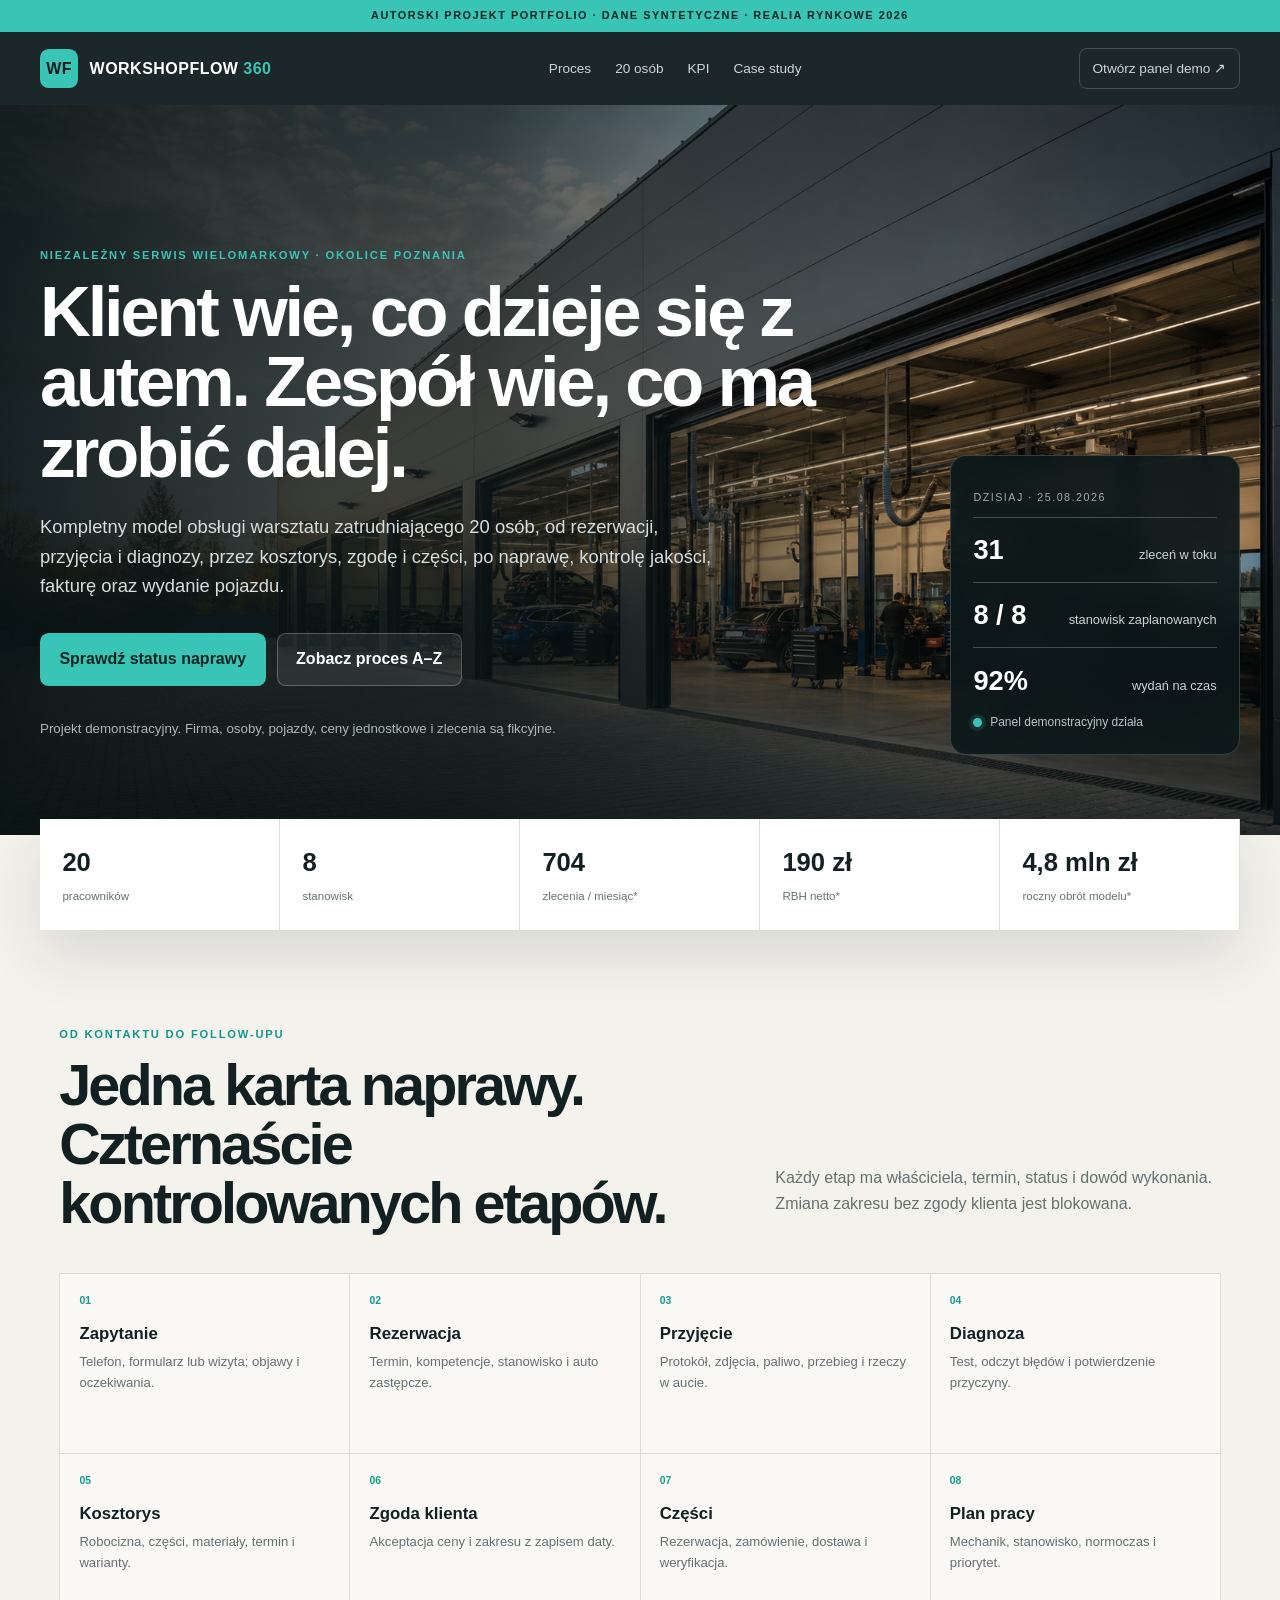
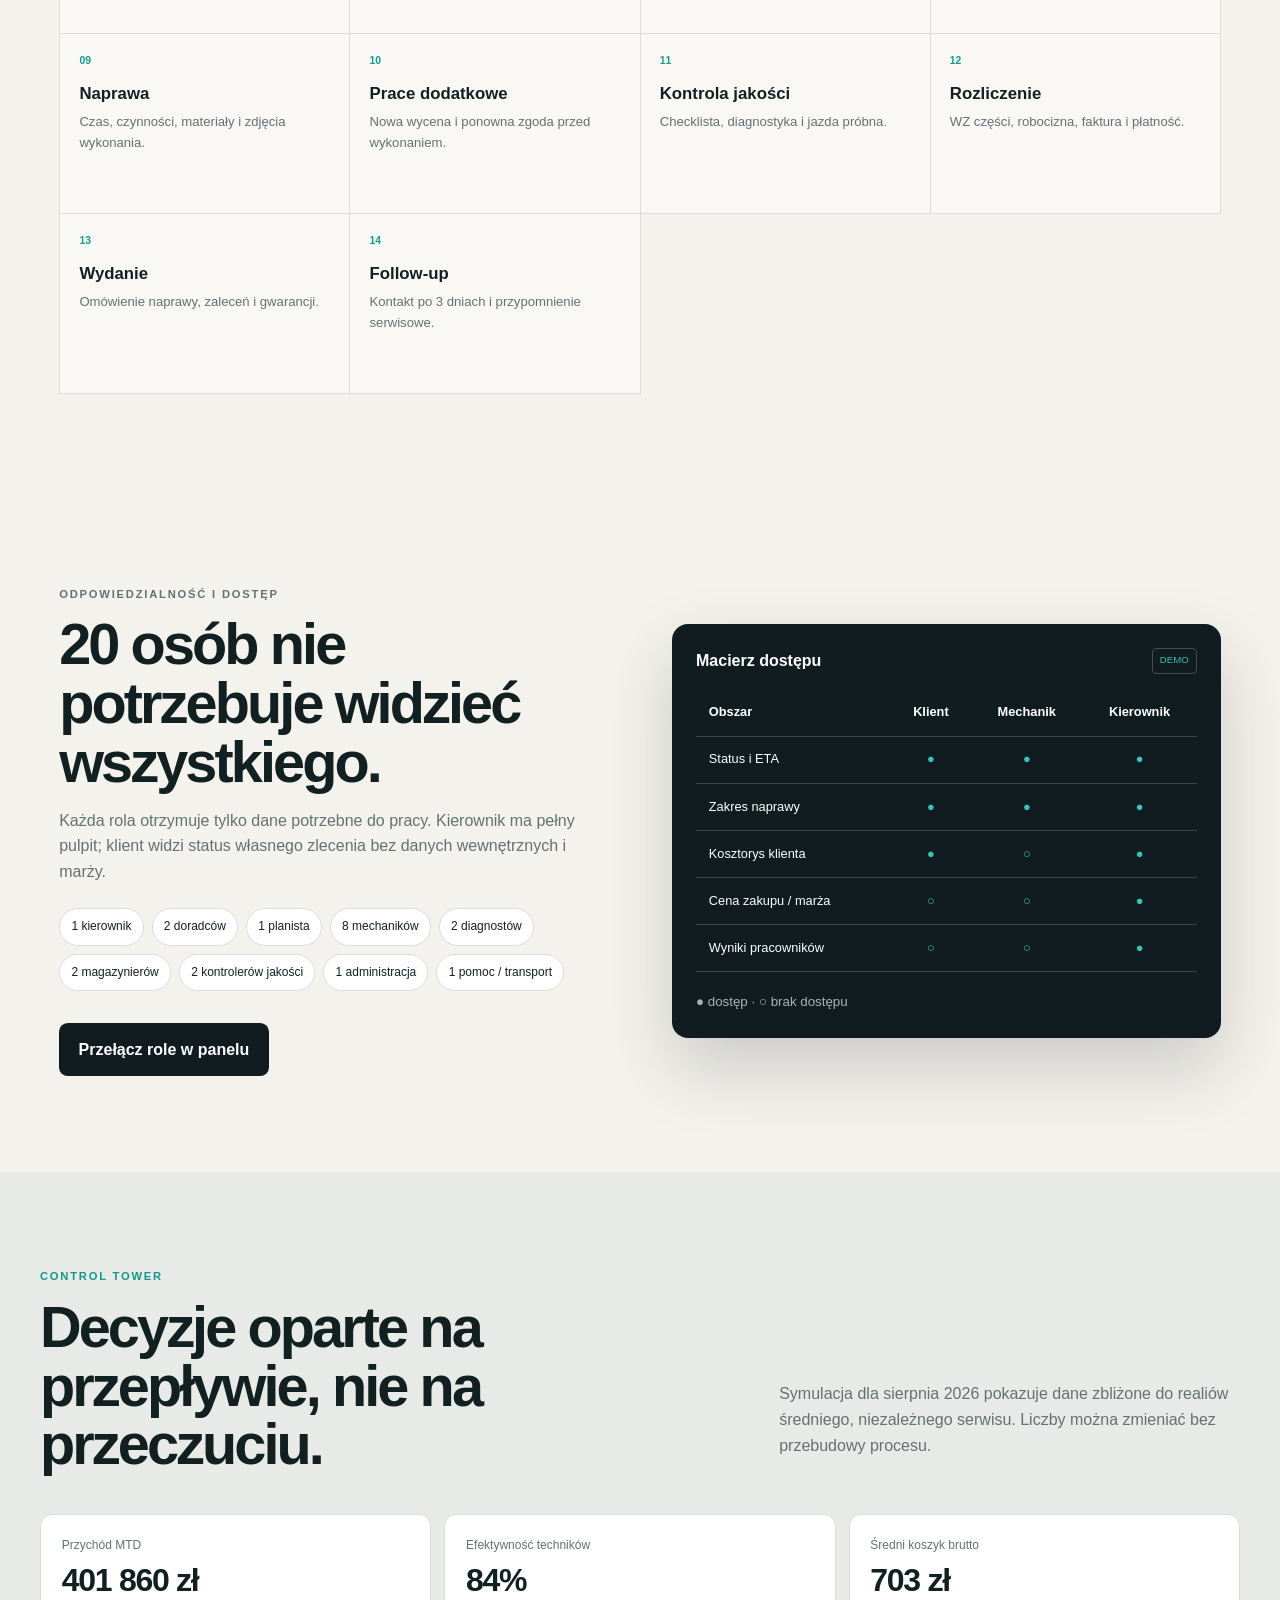
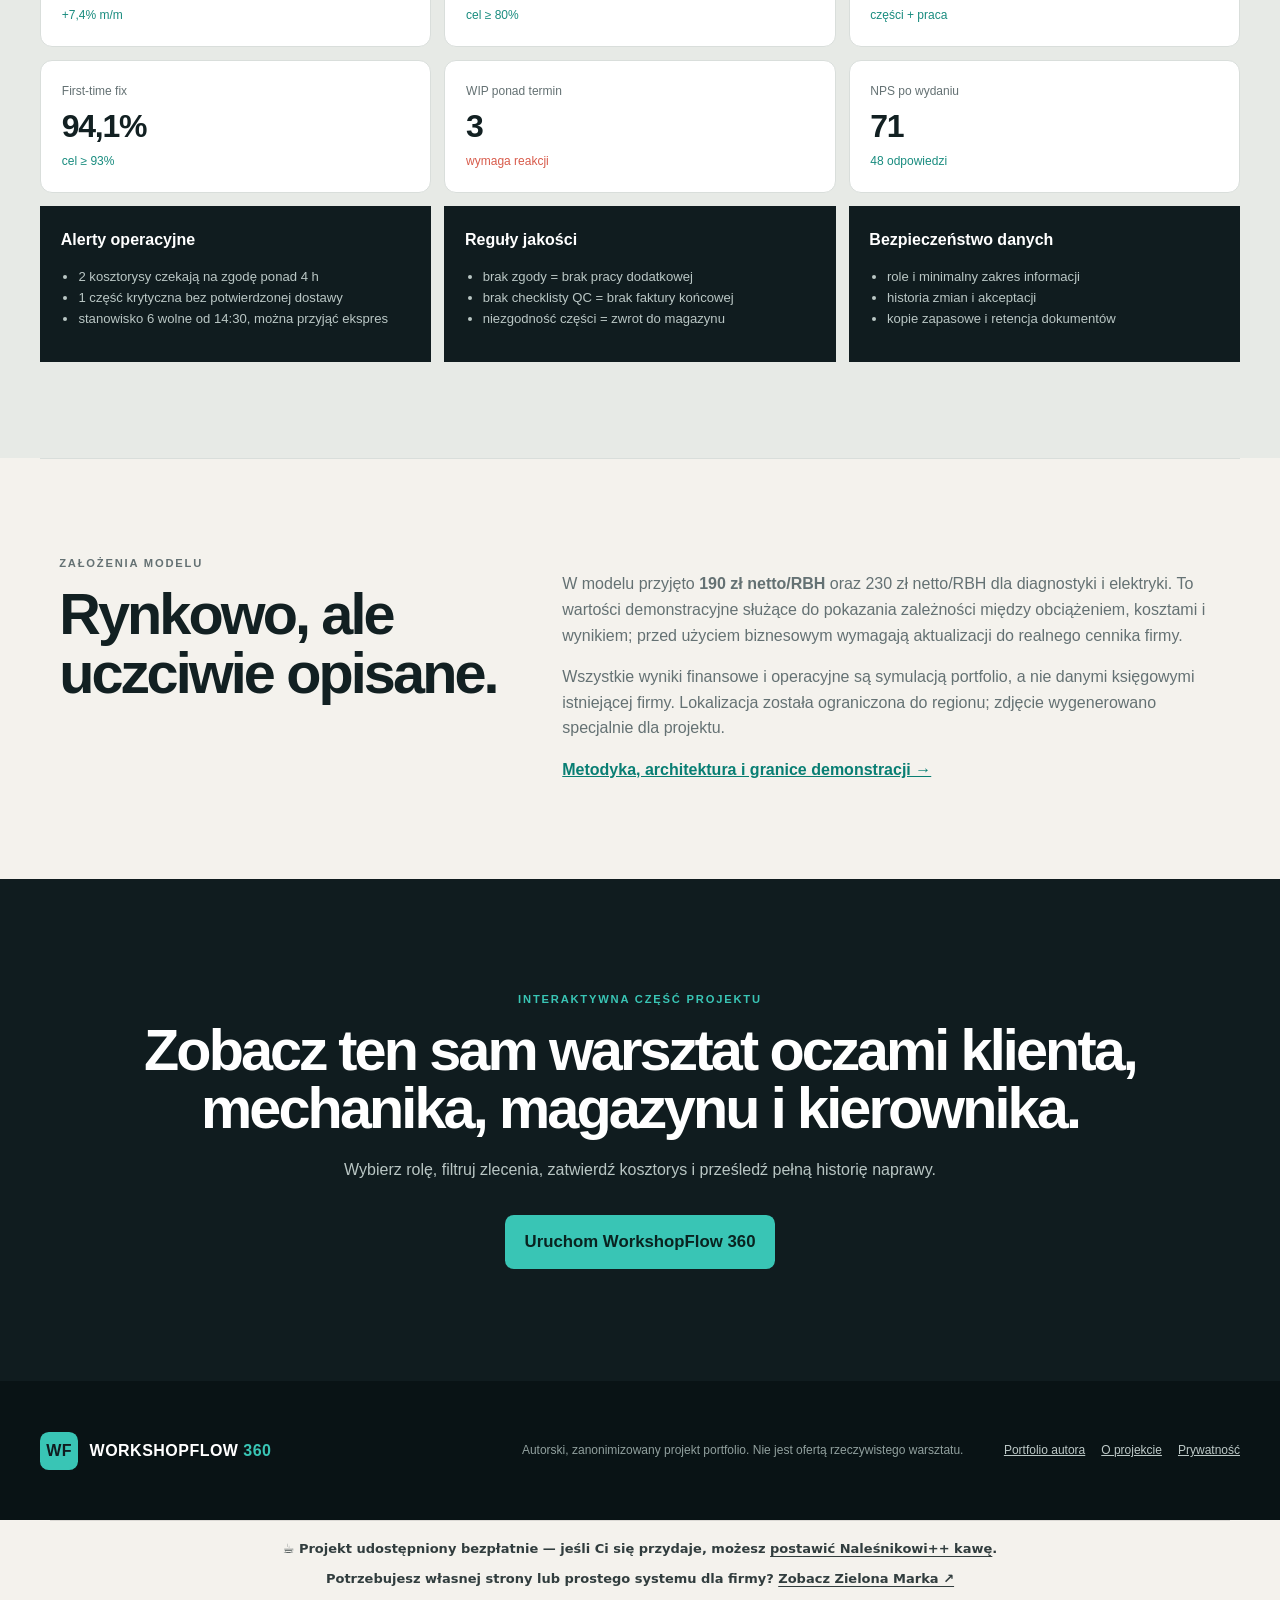
<file: index.html>
<!doctype html>
<html lang="pl">
<head>
  <meta charset="utf-8">
  <meta name="viewport" content="width=device-width,initial-scale=1">
  <meta name="description" content="WorkshopFlow 360, demonstracyjny system obsługi niezależnego warsztatu: klient, recepcja, mechanicy, części, kontrola jakości i rozliczenia.">
  <meta name="theme-color" content="#101c1f">
  <link rel="canonical" href="https://lukaszst-cz.github.io/workshopflow-360/">
  <meta property="og:title" content="WorkshopFlow 360, warsztat pod kontrolą">
  <meta property="og:description" content="Od rezerwacji i diagnozy po zgodę klienta, naprawę, kontrolę jakości i fakturę.">
  <meta property="og:image" content="https://lukaszst-cz.github.io/workshopflow-360/assets/workshop-hero.png">
  <title>WorkshopFlow 360, warsztat pod kontrolą</title>
  <link rel="stylesheet" href="styles.css">
</head>
<body>
  <a class="skip" href="#main">Przejdź do treści</a>
  <div class="project-bar">AUTORSKI PROJEKT PORTFOLIO · DANE SYNTETYCZNE · REALIA RYNKOWE 2026</div>
  <header class="header">
    <a class="brand" href="#top"><span class="brand-mark">WF</span><span>WORKSHOPFLOW <b>360</b></span></a>
    <nav aria-label="Nawigacja"><a href="#proces">Proces</a><a href="#zespol">20 osób</a><a href="#wyniki">KPI</a><a href="case-study.html">Case study</a></nav>
    <a class="header-cta" href="portal/">Otwórz panel demo ↗</a>
  </header>
  <main id="main">
    <section class="hero" id="top">
      <img src="assets/workshop-hero.png" alt="Fikcyjny, nowoczesny warsztat wielomarkowy z otwartymi stanowiskami serwisowymi">
      <div class="hero-shade"></div>
      <div class="hero-copy">
        <p class="kicker">NIEZALEŻNY SERWIS WIELOMARKOWY · OKOLICE POZNANIA</p>
        <h1>Klient wie, co dzieje się z autem. Zespół wie, co ma zrobić dalej.</h1>
        <p>Kompletny model obsługi warsztatu zatrudniającego 20 osób, od rezerwacji, przyjęcia i diagnozy, przez kosztorys, zgodę i części, po naprawę, kontrolę jakości, fakturę oraz wydanie pojazdu.</p>
        <div class="actions"><a class="button primary" href="portal/">Sprawdź status naprawy</a><a class="button glass" href="#proces">Zobacz proces A–Z</a></div>
        <small>Projekt demonstracyjny. Firma, osoby, pojazdy, ceny jednostkowe i zlecenia są fikcyjne.</small>
      </div>
      <aside class="live-card"><p>DZISIAJ · 25.08.2026</p><div><b>31</b><span>zleceń w toku</span></div><div><b>8 / 8</b><span>stanowisk zaplanowanych</span></div><div><b>92%</b><span>wydań na czas</span></div><i><span></span> Panel demonstracyjny działa</i></aside>
    </section>

    <section class="proof-strip" aria-label="Skala modelu"><div><b>20</b><span>pracowników</span></div><div><b>8</b><span>stanowisk</span></div><div><b>704</b><span>zlecenia / miesiąc*</span></div><div><b>190 zł</b><span>RBH netto*</span></div><div><b>4,8 mln zł</b><span>roczny obrót modelu*</span></div></section>

    <section class="section" id="proces">
      <div class="section-head"><div><p class="kicker">OD KONTAKTU DO FOLLOW-UPU</p><h2>Jedna karta naprawy. Czternaście kontrolowanych etapów.</h2></div><p>Każdy etap ma właściciela, termin, status i dowód wykonania. Zmiana zakresu bez zgody klienta jest blokowana.</p></div>
      <ol class="process-grid">
        <li><span>01</span><b>Zapytanie</b><p>Telefon, formularz lub wizyta; objawy i oczekiwania.</p></li>
        <li><span>02</span><b>Rezerwacja</b><p>Termin, kompetencje, stanowisko i auto zastępcze.</p></li>
        <li><span>03</span><b>Przyjęcie</b><p>Protokół, zdjęcia, paliwo, przebieg i rzeczy w aucie.</p></li>
        <li><span>04</span><b>Diagnoza</b><p>Test, odczyt błędów i potwierdzenie przyczyny.</p></li>
        <li><span>05</span><b>Kosztorys</b><p>Robocizna, części, materiały, termin i warianty.</p></li>
        <li><span>06</span><b>Zgoda klienta</b><p>Akceptacja ceny i zakresu z zapisem daty.</p></li>
        <li><span>07</span><b>Części</b><p>Rezerwacja, zamówienie, dostawa i weryfikacja.</p></li>
        <li><span>08</span><b>Plan pracy</b><p>Mechanik, stanowisko, normoczas i priorytet.</p></li>
        <li><span>09</span><b>Naprawa</b><p>Czas, czynności, materiały i zdjęcia wykonania.</p></li>
        <li><span>10</span><b>Prace dodatkowe</b><p>Nowa wycena i ponowna zgoda przed wykonaniem.</p></li>
        <li><span>11</span><b>Kontrola jakości</b><p>Checklista, diagnostyka i jazda próbna.</p></li>
        <li><span>12</span><b>Rozliczenie</b><p>WZ części, robocizna, faktura i płatność.</p></li>
        <li><span>13</span><b>Wydanie</b><p>Omówienie naprawy, zaleceń i gwarancji.</p></li>
        <li><span>14</span><b>Follow-up</b><p>Kontakt po 3 dniach i przypomnienie serwisowe.</p></li>
      </ol>
    </section>

    <section class="section split" id="zespol">
      <div><p class="kicker">ODPOWIEDZIALNOŚĆ I DOSTĘP</p><h2>20 osób nie potrzebuje widzieć wszystkiego.</h2><p>Każda rola otrzymuje tylko dane potrzebne do pracy. Kierownik ma pełny pulpit; klient widzi status własnego zlecenia bez danych wewnętrznych i marży.</p><div class="role-cloud"><span>1 kierownik</span><span>2 doradców</span><span>1 planista</span><span>8 mechaników</span><span>2 diagnostów</span><span>2 magazynierów</span><span>2 kontrolerów jakości</span><span>1 administracja</span><span>1 pomoc / transport</span></div><a class="button dark" href="portal/">Przełącz role w panelu</a></div>
      <div class="permission-card"><div class="permission-head"><b>Macierz dostępu</b><span>DEMO</span></div><table><thead><tr><th>Obszar</th><th>Klient</th><th>Mechanik</th><th>Kierownik</th></tr></thead><tbody><tr><td>Status i ETA</td><td>●</td><td>●</td><td>●</td></tr><tr><td>Zakres naprawy</td><td>●</td><td>●</td><td>●</td></tr><tr><td>Kosztorys klienta</td><td>●</td><td>○</td><td>●</td></tr><tr><td>Cena zakupu / marża</td><td>○</td><td>○</td><td>●</td></tr><tr><td>Wyniki pracowników</td><td>○</td><td>○</td><td>●</td></tr></tbody></table><small>● dostęp · ○ brak dostępu</small></div>
    </section>

    <section class="section dashboard-section" id="wyniki">
      <div class="section-head"><div><p class="kicker">CONTROL TOWER</p><h2>Decyzje oparte na przepływie, nie na przeczuciu.</h2></div><p>Symulacja dla sierpnia 2026 pokazuje dane zbliżone do realiów średniego, niezależnego serwisu. Liczby można zmieniać bez przebudowy procesu.</p></div>
      <div class="kpi-grid"><article><small>Przychód MTD</small><b>401 860 zł</b><i>+7,4% m/m</i></article><article><small>Efektywność techników</small><b>84%</b><i>cel ≥ 80%</i></article><article><small>Średni koszyk brutto</small><b>703 zł</b><i>części + praca</i></article><article><small>First-time fix</small><b>94,1%</b><i>cel ≥ 93%</i></article><article><small>WIP ponad termin</small><b>3</b><i class="warn">wymaga reakcji</i></article><article><small>NPS po wydaniu</small><b>71</b><i>48 odpowiedzi</i></article></div>
      <div class="decision-grid"><article><b>Alerty operacyjne</b><ul><li>2 kosztorysy czekają na zgodę ponad 4 h</li><li>1 część krytyczna bez potwierdzonej dostawy</li><li>stanowisko 6 wolne od 14:30, można przyjąć ekspres</li></ul></article><article><b>Reguły jakości</b><ul><li>brak zgody = brak pracy dodatkowej</li><li>brak checklisty QC = brak faktury końcowej</li><li>niezgodność części = zwrot do magazynu</li></ul></article><article><b>Bezpieczeństwo danych</b><ul><li>role i minimalny zakres informacji</li><li>historia zmian i akceptacji</li><li>kopie zapasowe i retencja dokumentów</li></ul></article></div>
    </section>

    <section class="section market-note"><div><p class="kicker">ZAŁOŻENIA MODELU</p><h2>Rynkowo, ale uczciwie opisane.</h2></div><div><p>W modelu przyjęto <b>190 zł netto/RBH</b> oraz 230 zł netto/RBH dla diagnostyki i elektryki. To wartości demonstracyjne służące do pokazania zależności między obciążeniem, kosztami i wynikiem; przed użyciem biznesowym wymagają aktualizacji do realnego cennika firmy.</p><p>Wszystkie wyniki finansowe i operacyjne są symulacją portfolio, a nie danymi księgowymi istniejącej firmy. Lokalizacja została ograniczona do regionu; zdjęcie wygenerowano specjalnie dla projektu.</p><a href="case-study.html">Metodyka, architektura i granice demonstracji →</a></div></section>

    <section class="cta"><p class="kicker">INTERAKTYWNA CZĘŚĆ PROJEKTU</p><h2>Zobacz ten sam warsztat oczami klienta, mechanika, magazynu i kierownika.</h2><p>Wybierz rolę, filtruj zlecenia, zatwierdź kosztorys i prześledź pełną historię naprawy.</p><a class="button primary" href="portal/">Uruchom WorkshopFlow 360</a></section>
  </main>
  <footer><a class="brand" href="#top"><span class="brand-mark">WF</span><span>WORKSHOPFLOW <b>360</b></span></a><p>Autorski, zanonimizowany projekt portfolio. Nie jest ofertą rzeczywistego warsztatu.</p><div><a href="https://github.com/lukaszst-cz/operations-office-portfolio">Portfolio autora</a><a href="case-study.html">O projekcie</a><a href="prywatnosc.html">Prywatność</a></div></footer>

  <style>
    .creator-support-strip{max-width:1180px;margin:0 auto;padding:18px 20px;display:flex;flex-wrap:wrap;justify-content:center;gap:10px 18px;border-top:1px solid rgba(127,127,127,.22);font:600 13px/1.5 system-ui,-apple-system,"Segoe UI",sans-serif;text-align:center}
    .creator-support-strip span{opacity:.86}.creator-support-strip a{font-weight:800;color:inherit;text-decoration:underline;text-underline-offset:3px}
    @media print{.creator-support-strip{display:none!important}}
  </style>
  <aside class="creator-support-strip" aria-label="Wsparcie autora i Zielona Marka">
    <span>☕ Projekt udostępniony bezpłatnie — jeśli Ci się przydaje, możesz <a href="https://buymeacoffee.com/nalesnik_plus_plus" target="_blank" rel="noopener noreferrer">postawić Naleśnikowi++ kawę</a>.</span>
    <span>Potrzebujesz własnej strony lub prostego systemu dla firmy? <a href="https://zielona-marka.pl" target="_blank" rel="noopener noreferrer">Zobacz Zielona Marka ↗</a></span>
  </aside>
</body>
</html>
</file>
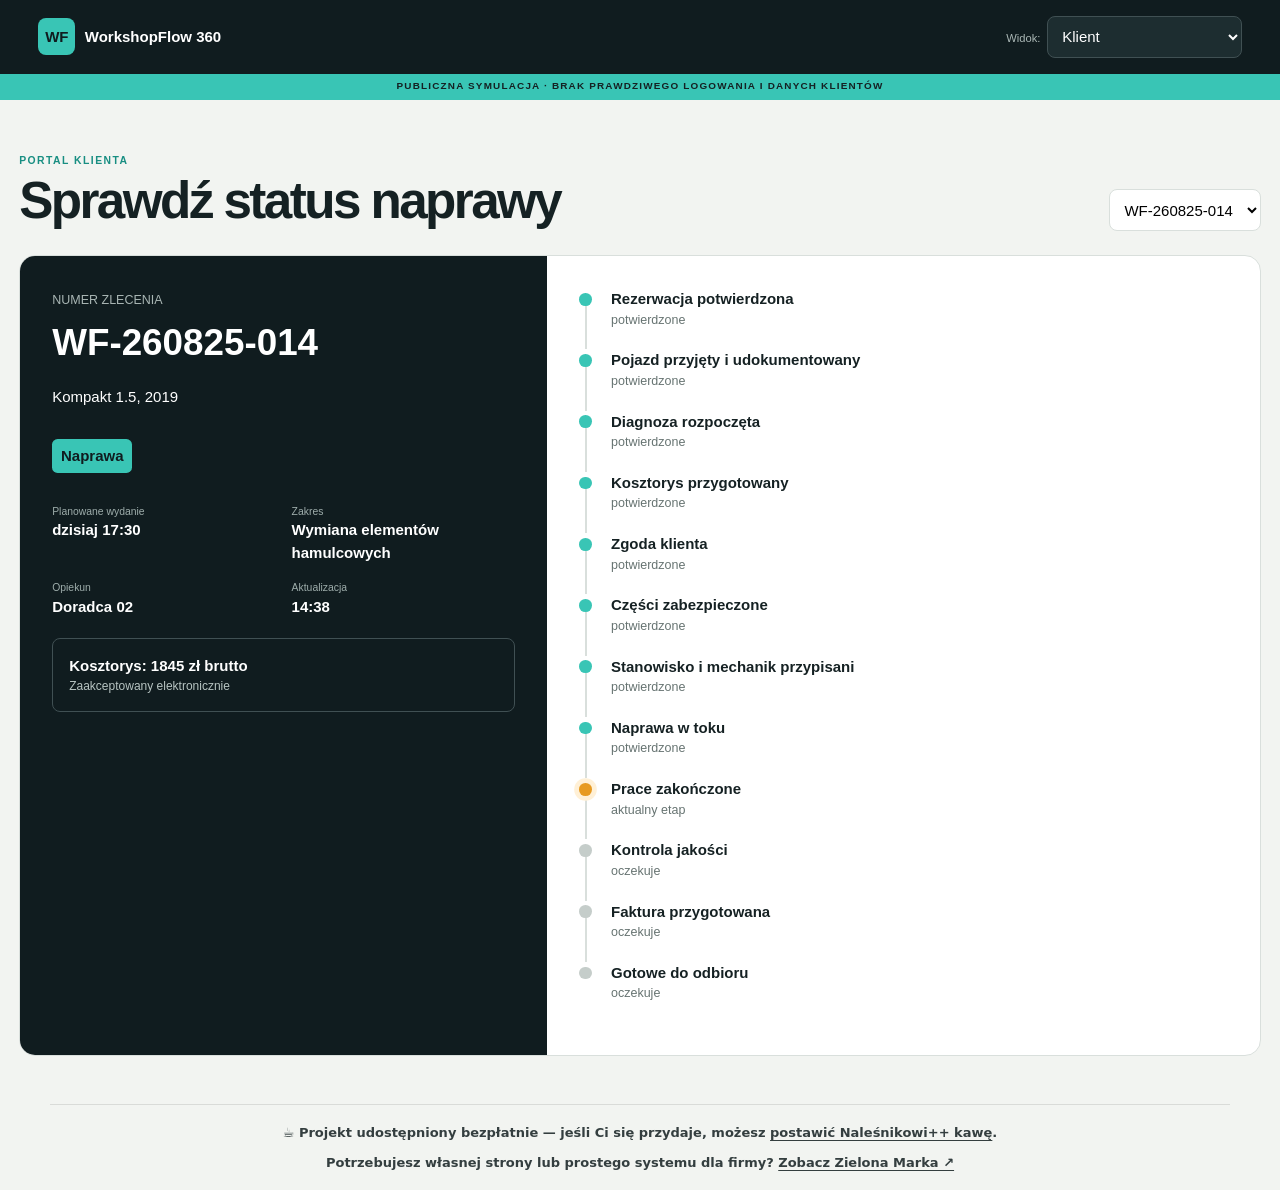
<file: portal/index.html>
<!doctype html><html lang="pl"><head><meta charset="utf-8"><meta name="viewport" content="width=device-width,initial-scale=1"><meta name="theme-color" content="#101c1f"><title>Panel demo, WorkshopFlow 360</title><link rel="stylesheet" href="app.css"></head><body><header><a href="../index.html" class="brand"><span>WF</span> WorkshopFlow 360</a><div><label for="role">Widok:</label><select id="role"><option value="client">Klient</option><option value="advisor">Doradca serwisowy</option><option value="planner">Planista</option><option value="mechanic">Mechanik</option><option value="diagnostics">Diagnostyka</option><option value="parts">Magazyn części</option><option value="quality">Kontrola jakości</option><option value="billing">Administracja / faktury</option><option value="manager">Kierownik, pełny widok</option></select></div></header><div class="notice">PUBLICZNA SYMULACJA · BRAK PRAWDZIWEGO LOGOWANIA I DANYCH KLIENTÓW</div><main><section id="clientView" class="view"><div class="view-head"><div><small>PORTAL KLIENTA</small><h1>Sprawdź status naprawy</h1></div><select id="orderSelect" aria-label="Numer zlecenia"><option value="WF-260825-014">WF-260825-014</option><option value="WF-260825-019">WF-260825-019</option><option value="WF-260824-031">WF-260824-031</option></select></div><div id="clientOrder"></div></section><section id="staffView" class="view" hidden><div class="view-head"><div><small id="roleKicker">PANEL DZIAŁU</small><h1 id="roleTitle">Kolejka pracy</h1></div><div class="clock"><b>25.08.2026</b><span>14:42 · zmiana dzienna</span></div></div><div id="managerKpis" class="kpis"></div><div class="toolbar"><input id="search" aria-label="Szukaj zlecenia" placeholder="Szukaj zlecenia, pojazdu lub klienta…"><select id="statusFilter" aria-label="Filtr statusu"><option value="all">Wszystkie statusy</option><option>Diagnoza</option><option>Oczekuje na zgodę</option><option>Części</option><option>Naprawa</option><option>Kontrola jakości</option><option>Gotowe</option></select></div><div class="table-wrap"><table><thead><tr><th>Zlecenie</th><th>Pojazd / klient</th><th>Etap</th><th>Termin</th><th>Odpowiedzialny</th><th id="amountHead">Wartość</th></tr></thead><tbody id="ordersBody"></tbody></table></div><div class="lower-grid"><article><b>Alerty dla tej roli</b><div id="alerts"></div></article><article><b>Obciążenie stanowisk</b><div id="bays"></div></article></div></section></main><script src="app.js"></script>
  <style>
    .creator-support-strip{max-width:1180px;margin:0 auto;padding:18px 20px;display:flex;flex-wrap:wrap;justify-content:center;gap:10px 18px;border-top:1px solid rgba(127,127,127,.22);font:600 13px/1.5 system-ui,-apple-system,"Segoe UI",sans-serif;text-align:center}
    .creator-support-strip span{opacity:.86}.creator-support-strip a{font-weight:800;color:inherit;text-decoration:underline;text-underline-offset:3px}
    @media print{.creator-support-strip{display:none!important}}
  </style>
  <aside class="creator-support-strip" aria-label="Wsparcie autora i Zielona Marka">
    <span>☕ Projekt udostępniony bezpłatnie — jeśli Ci się przydaje, możesz <a href="https://buymeacoffee.com/nalesnik_plus_plus" target="_blank" rel="noopener noreferrer">postawić Naleśnikowi++ kawę</a>.</span>
    <span>Potrzebujesz własnej strony lub prostego systemu dla firmy? <a href="https://zielona-marka.pl" target="_blank" rel="noopener noreferrer">Zobacz Zielona Marka ↗</a></span>
  </aside>
</body></html>
</file>
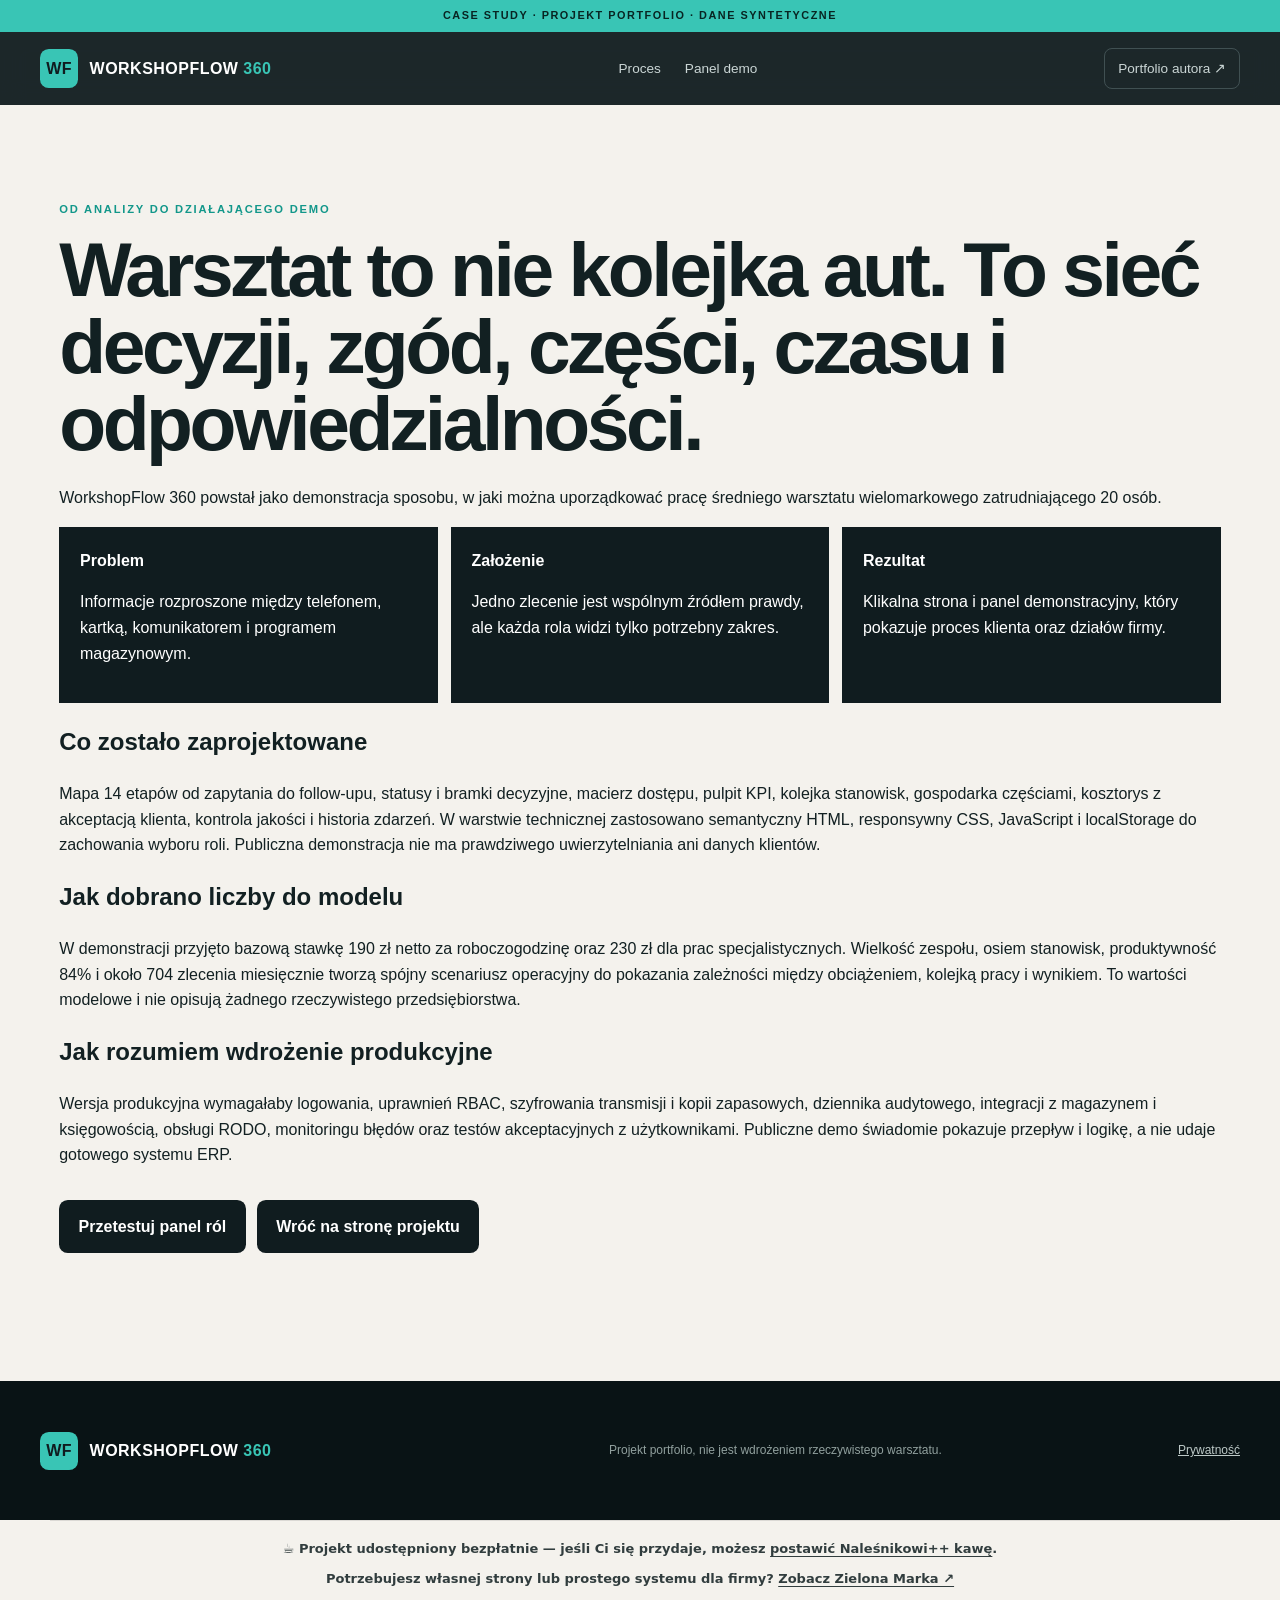
<file: case-study.html>
<!doctype html><html lang="pl"><head><meta charset="utf-8"><meta name="viewport" content="width=device-width,initial-scale=1"><meta name="description" content="Jak powstał WorkshopFlow 360, analiza procesu, role, dane, interfejs i QA."><title>Jak powstał WorkshopFlow 360</title><link rel="stylesheet" href="styles.css"></head><body><div class="project-bar">CASE STUDY · PROJEKT PORTFOLIO · DANE SYNTETYCZNE</div><header class="header"><a class="brand" href="index.html"><span class="brand-mark">WF</span><span>WORKSHOPFLOW <b>360</b></span></a><nav><a href="index.html#proces">Proces</a><a href="portal/">Panel demo</a></nav><a class="header-cta" href="https://github.com/lukaszst-cz/operations-office-portfolio">Portfolio autora ↗</a></header><main><article class="section article"><p class="kicker">OD ANALIZY DO DZIAŁAJĄCEGO DEMO</p><h1 style="color:var(--ink);font-size:clamp(3rem,6vw,6rem)">Warsztat to nie kolejka aut. To sieć decyzji, zgód, części, czasu i odpowiedzialności.</h1><p class="lead">WorkshopFlow 360 powstał jako demonstracja sposobu, w jaki można uporządkować pracę średniego warsztatu wielomarkowego zatrudniającego 20 osób.</p><div class="decision-grid"><article><b>Problem</b><p>Informacje rozproszone między telefonem, kartką, komunikatorem i programem magazynowym.</p></article><article><b>Założenie</b><p>Jedno zlecenie jest wspólnym źródłem prawdy, ale każda rola widzi tylko potrzebny zakres.</p></article><article><b>Rezultat</b><p>Klikalna strona i panel demonstracyjny, który pokazuje proces klienta oraz działów firmy.</p></article></div><h2>Co zostało zaprojektowane</h2><p>Mapa 14 etapów od zapytania do follow-upu, statusy i bramki decyzyjne, macierz dostępu, pulpit KPI, kolejka stanowisk, gospodarka częściami, kosztorys z akceptacją klienta, kontrola jakości i historia zdarzeń. W warstwie technicznej zastosowano semantyczny HTML, responsywny CSS, JavaScript i localStorage do zachowania wyboru roli. Publiczna demonstracja nie ma prawdziwego uwierzytelniania ani danych klientów.</p><h2>Jak dobrano liczby do modelu</h2><p>W demonstracji przyjęto bazową stawkę 190 zł netto za roboczogodzinę oraz 230 zł dla prac specjalistycznych. Wielkość zespołu, osiem stanowisk, produktywność 84% i około 704 zlecenia miesięcznie tworzą spójny scenariusz operacyjny do pokazania zależności między obciążeniem, kolejką pracy i wynikiem. To wartości modelowe i nie opisują żadnego rzeczywistego przedsiębiorstwa.</p><h2>Jak rozumiem wdrożenie produkcyjne</h2><p>Wersja produkcyjna wymagałaby logowania, uprawnień RBAC, szyfrowania transmisji i kopii zapasowych, dziennika audytowego, integracji z magazynem i księgowością, obsługi RODO, monitoringu błędów oraz testów akceptacyjnych z użytkownikami. Publiczne demo świadomie pokazuje przepływ i logikę, a nie udaje gotowego systemu ERP.</p><div class="actions"><a class="button dark" href="portal/">Przetestuj panel ról</a><a class="button dark" href="index.html">Wróć na stronę projektu</a></div></article></main><footer><a class="brand" href="index.html"><span class="brand-mark">WF</span><span>WORKSHOPFLOW <b>360</b></span></a><p>Projekt portfolio, nie jest wdrożeniem rzeczywistego warsztatu.</p><div><a href="prywatnosc.html">Prywatność</a></div></footer>
  <style>
    .creator-support-strip{max-width:1180px;margin:0 auto;padding:18px 20px;display:flex;flex-wrap:wrap;justify-content:center;gap:10px 18px;border-top:1px solid rgba(127,127,127,.22);font:600 13px/1.5 system-ui,-apple-system,"Segoe UI",sans-serif;text-align:center}
    .creator-support-strip span{opacity:.86}.creator-support-strip a{font-weight:800;color:inherit;text-decoration:underline;text-underline-offset:3px}
    @media print{.creator-support-strip{display:none!important}}
  </style>
  <aside class="creator-support-strip" aria-label="Wsparcie autora i Zielona Marka">
    <span>☕ Projekt udostępniony bezpłatnie — jeśli Ci się przydaje, możesz <a href="https://buymeacoffee.com/nalesnik_plus_plus" target="_blank" rel="noopener noreferrer">postawić Naleśnikowi++ kawę</a>.</span>
    <span>Potrzebujesz własnej strony lub prostego systemu dla firmy? <a href="https://zielona-marka.pl" target="_blank" rel="noopener noreferrer">Zobacz Zielona Marka ↗</a></span>
  </aside>
</body></html>
</file>
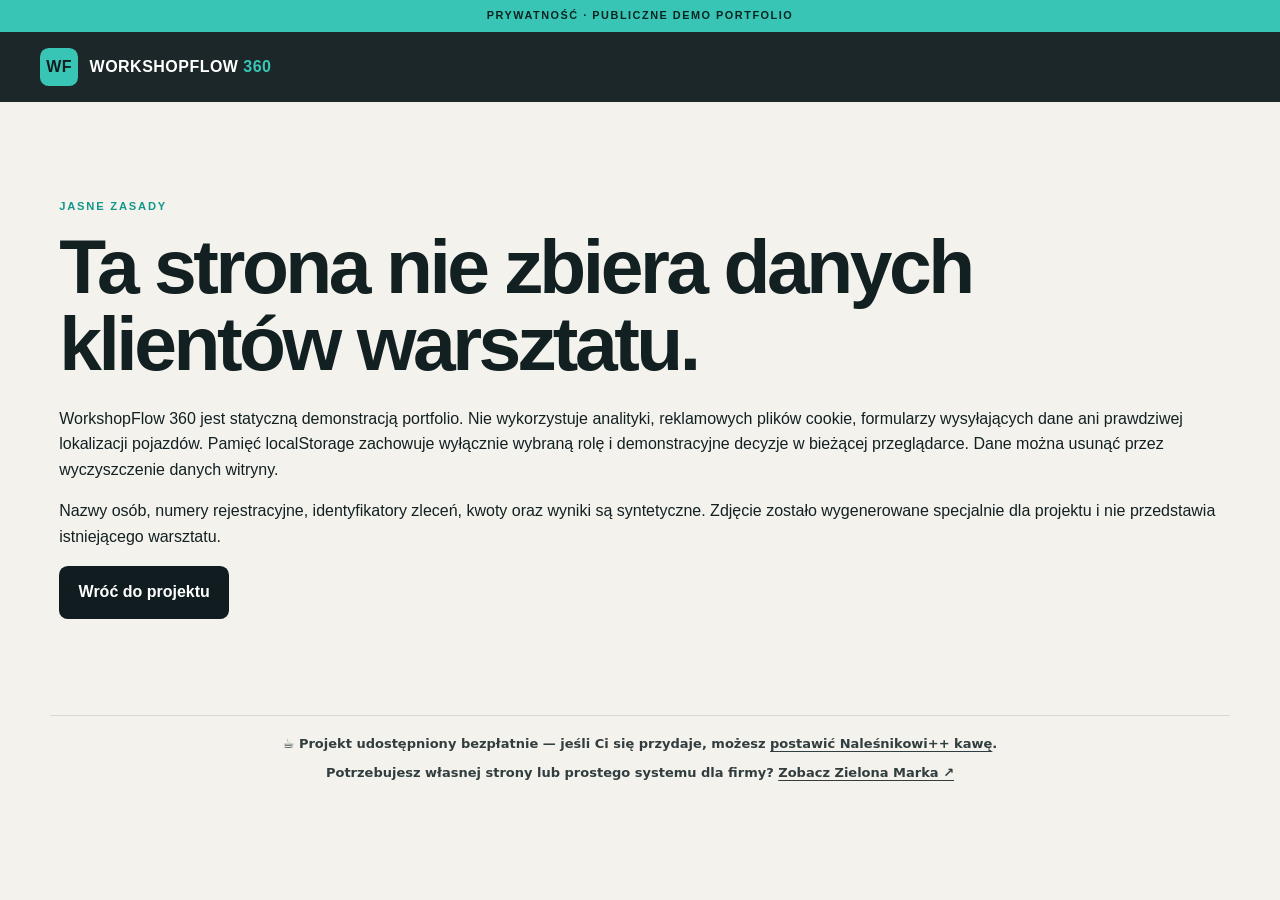
<file: prywatnosc.html>
<!doctype html><html lang="pl"><head><meta charset="utf-8"><meta name="viewport" content="width=device-width,initial-scale=1"><title>Prywatność, WorkshopFlow 360</title><link rel="stylesheet" href="styles.css"></head><body><div class="project-bar">PRYWATNOŚĆ · PUBLICZNE DEMO PORTFOLIO</div><header class="header"><a class="brand" href="index.html"><span class="brand-mark">WF</span><span>WORKSHOPFLOW <b>360</b></span></a></header><main><article class="section article"><p class="kicker">JASNE ZASADY</p><h1 style="color:var(--ink);font-size:clamp(3rem,6vw,6rem)">Ta strona nie zbiera danych klientów warsztatu.</h1><p>WorkshopFlow 360 jest statyczną demonstracją portfolio. Nie wykorzystuje analityki, reklamowych plików cookie, formularzy wysyłających dane ani prawdziwej lokalizacji pojazdów. Pamięć localStorage zachowuje wyłącznie wybraną rolę i demonstracyjne decyzje w bieżącej przeglądarce. Dane można usunąć przez wyczyszczenie danych witryny.</p><p>Nazwy osób, numery rejestracyjne, identyfikatory zleceń, kwoty oraz wyniki są syntetyczne. Zdjęcie zostało wygenerowane specjalnie dla projektu i nie przedstawia istniejącego warsztatu.</p><a class="button dark" href="index.html">Wróć do projektu</a></article></main>
  <style>
    .creator-support-strip{max-width:1180px;margin:0 auto;padding:18px 20px;display:flex;flex-wrap:wrap;justify-content:center;gap:10px 18px;border-top:1px solid rgba(127,127,127,.22);font:600 13px/1.5 system-ui,-apple-system,"Segoe UI",sans-serif;text-align:center}
    .creator-support-strip span{opacity:.86}.creator-support-strip a{font-weight:800;color:inherit;text-decoration:underline;text-underline-offset:3px}
    @media print{.creator-support-strip{display:none!important}}
  </style>
  <aside class="creator-support-strip" aria-label="Wsparcie autora i Zielona Marka">
    <span>☕ Projekt udostępniony bezpłatnie — jeśli Ci się przydaje, możesz <a href="https://buymeacoffee.com/nalesnik_plus_plus" target="_blank" rel="noopener noreferrer">postawić Naleśnikowi++ kawę</a>.</span>
    <span>Potrzebujesz własnej strony lub prostego systemu dla firmy? <a href="https://zielona-marka.pl" target="_blank" rel="noopener noreferrer">Zobacz Zielona Marka ↗</a></span>
  </aside>
</body></html>
</file>
<file: styles.css>
:root{--ink:#122022;--muted:#647173;--paper:#f4f2ed;--white:#fff;--teal:#39c5b5;--dark:#101c1f;--amber:#ffb33c;--line:#d9dedb;--red:#d85b4b;--max:1200px}*{box-sizing:border-box}html{scroll-behavior:smooth}body{margin:0;background:var(--paper);color:var(--ink);font:16px/1.6 Inter,Manrope,"Segoe UI",sans-serif}a{color:inherit}.skip{position:absolute;left:-999px}.skip:focus{left:1rem;top:1rem;background:white;padding:.7rem;z-index:20}.project-bar{padding:.45rem 1rem;background:var(--teal);color:#082522;text-align:center;font-size:.68rem;font-weight:900;letter-spacing:.14em}.header{position:sticky;top:0;z-index:10;display:flex;align-items:center;justify-content:space-between;gap:2rem;padding:1rem max(1.2rem,calc((100vw - var(--max))/2));background:rgba(16,28,31,.95);color:white;backdrop-filter:blur(12px)}.brand{display:flex;align-items:center;gap:.7rem;text-decoration:none;font-weight:800;letter-spacing:.03em}.brand-mark{display:grid;place-items:center;width:2.4rem;height:2.4rem;border-radius:.55rem;background:var(--teal);color:var(--dark)}.brand b{color:var(--teal)}.header nav{display:flex;gap:1.5rem}.header nav a,.header-cta{font-size:.85rem;text-decoration:none;color:#cbd6d5}.header-cta{border:1px solid #405052;border-radius:.5rem;padding:.55rem .8rem}.hero{min-height:730px;position:relative;display:grid;align-items:end;overflow:hidden;background:var(--dark);color:white}.hero>img,.hero-shade{position:absolute;inset:0;width:100%;height:100%;object-fit:cover}.hero-shade{background:linear-gradient(90deg,rgba(8,18,20,.94) 0%,rgba(8,18,20,.72) 38%,rgba(8,18,20,.08) 76%),linear-gradient(0deg,rgba(8,18,20,.65),transparent 45%)}.hero-copy{position:relative;z-index:1;max-width:980px;padding:8rem max(1.2rem,calc((100vw - var(--max))/2)) 6rem}.kicker{font-size:.7rem;letter-spacing:.16em;font-weight:900;color:#12978a;margin:0 0 .75rem}.hero .kicker,.cta .kicker{color:var(--teal)}h1{font-size:clamp(3rem,5.5vw,6rem);line-height:1;letter-spacing:-.045em;margin:0 0 1.5rem}.hero-copy>p:not(.kicker){font-size:1.15rem;max-width:680px;color:#d6dfde}.hero-copy small{display:block;color:#aab8b7}.actions{display:flex;gap:.7rem;flex-wrap:wrap;margin:2rem 0}.button{display:inline-flex;justify-content:center;align-items:center;padding:.8rem 1.15rem;border-radius:.55rem;font-weight:800;text-decoration:none;border:1px solid transparent}.primary{background:var(--teal);color:#092320}.glass{background:rgba(255,255,255,.08);color:white;border-color:rgba(255,255,255,.25)}.dark{background:var(--dark);color:white}.live-card{position:absolute;right:max(1.2rem,calc((100vw - var(--max))/2));bottom:5rem;z-index:2;width:290px;padding:1.4rem;background:rgba(12,24,26,.9);border:1px solid rgba(255,255,255,.17);border-radius:1rem;backdrop-filter:blur(14px)}.live-card>p{font-size:.67rem;letter-spacing:.14em;color:#9cacab}.live-card div{display:flex;align-items:baseline;justify-content:space-between;padding:.65rem 0;border-top:1px solid #405052}.live-card b{font-size:1.7rem}.live-card span{font-size:.8rem;color:#cbd5d4}.live-card i{display:flex;align-items:center;gap:.5rem;font-size:.75rem;font-style:normal;color:#b9c6c4}.live-card i span{width:.55rem;height:.55rem;border-radius:50%;background:var(--teal);box-shadow:0 0 0 .25rem rgba(57,197,181,.13)}.proof-strip{display:grid;grid-template-columns:repeat(5,1fr);max-width:var(--max);margin:-1rem auto 0;position:relative;z-index:3;background:white;box-shadow:0 25px 60px rgba(18,32,34,.12)}.proof-strip div{padding:1.4rem;border-right:1px solid var(--line)}.proof-strip b{display:block;font-size:1.6rem}.proof-strip span{font-size:.72rem;color:var(--muted)}.section{max-width:var(--max);margin:auto;padding:6rem 1.2rem}.section-head{display:grid;grid-template-columns:1.2fr .8fr;align-items:end;gap:3rem;margin-bottom:2.5rem}.section-head h2,.split h2,.market-note h2,.cta h2{font-size:clamp(2.2rem,4.5vw,4.4rem);line-height:1.02;letter-spacing:-.05em;margin:0}.section-head>p,.split>div>p,.market-note>div>p{color:var(--muted)}.process-grid{list-style:none;margin:0;padding:0;display:grid;grid-template-columns:repeat(4,1fr);border-top:1px solid var(--line);border-left:1px solid var(--line)}.process-grid li{min-height:180px;padding:1.2rem;border-right:1px solid var(--line);border-bottom:1px solid var(--line);background:rgba(255,255,255,.4)}.process-grid span{display:block;font-size:.65rem;color:#159b8e;font-weight:900}.process-grid b{display:block;font-size:1.05rem;margin:.7rem 0 .25rem}.process-grid p{font-size:.82rem;color:var(--muted);margin:0}.split{display:grid;grid-template-columns:1fr 1fr;gap:4rem;align-items:center}.role-cloud{display:flex;flex-wrap:wrap;gap:.5rem;margin:1.5rem 0 2rem}.role-cloud span{padding:.5rem .7rem;border-radius:99px;border:1px solid var(--line);background:white;font-size:.75rem}.permission-card{background:var(--dark);color:white;padding:1.5rem;border-radius:1rem;box-shadow:0 30px 70px rgba(16,28,31,.18)}.permission-head{display:flex;justify-content:space-between}.permission-head span{font-size:.6rem;color:var(--teal);border:1px solid #405052;padding:.2rem .45rem;border-radius:.25rem}.permission-card table{border-collapse:collapse;width:100%;margin:1rem 0}.permission-card th,.permission-card td{padding:.8rem;border-bottom:1px solid #344547;text-align:center;font-size:.8rem}.permission-card th:first-child,.permission-card td:first-child{text-align:left}.permission-card td:not(:first-child){color:var(--teal)}.permission-card small{color:#a8b5b3}.dashboard-section{max-width:none;background:#e7eae6}.dashboard-section>*{max-width:var(--max);margin-left:auto;margin-right:auto}.kpi-grid{display:grid;grid-template-columns:repeat(3,1fr);gap:.8rem}.kpi-grid article{padding:1.3rem;background:white;border:1px solid var(--line);border-radius:.75rem}.kpi-grid small,.kpi-grid i{display:block;color:var(--muted);font-size:.75rem;font-style:normal}.kpi-grid b{display:block;font-size:2rem;letter-spacing:-.04em}.kpi-grid i{color:#198c7f}.kpi-grid i.warn{color:var(--red)}.decision-grid{display:grid;grid-template-columns:repeat(3,1fr);gap:.8rem;margin-top:.8rem}.decision-grid article{padding:1.3rem;background:var(--dark);color:white}.decision-grid ul{padding-left:1.1rem;color:#bac7c5;font-size:.82rem}.market-note{display:grid;grid-template-columns:.8fr 1.2fr;gap:4rem;border-top:1px solid var(--line)}.market-note a{color:#087e73;font-weight:800}.cta{text-align:center;padding:7rem 1.2rem;background:var(--dark);color:white}.cta p:not(.kicker){max-width:670px;margin:1.2rem auto 2rem;color:#b9c6c4}.cta .button{font-size:1.05rem}footer{display:grid;grid-template-columns:1fr 1fr auto;align-items:center;gap:2rem;padding:3rem max(1.2rem,calc((100vw - var(--max))/2));background:#091315;color:white}footer p{font-size:.75rem;color:#91a09e}footer>div{display:flex;gap:1rem}footer>div a{color:#bdc9c7;font-size:.75rem}@media(max-width:850px){.header nav{display:none}.live-card{position:relative;right:auto;bottom:auto;margin:0 1.2rem 1.5rem}.hero{min-height:760px}.hero-copy{padding-top:6rem}.proof-strip{grid-template-columns:repeat(2,1fr);margin:0}.section-head,.split,.market-note{grid-template-columns:1fr;gap:1.5rem}.process-grid{grid-template-columns:repeat(2,1fr)}.kpi-grid,.decision-grid{grid-template-columns:1fr 1fr}footer{grid-template-columns:1fr}}@media(max-width:540px){.project-bar{font-size:.56rem}.header-cta{display:none}h1{font-size:3rem}.hero-shade{background:linear-gradient(90deg,rgba(8,18,20,.92),rgba(8,18,20,.38))}.process-grid,.kpi-grid,.decision-grid{grid-template-columns:1fr}.proof-strip{grid-template-columns:1fr 1fr}.section{padding:4rem 1rem}}@media(prefers-reduced-motion:reduce){html{scroll-behavior:auto}}
</file>
<file: portal/app.css>
:root{--dark:#101c1f;--teal:#39c5b5;--paper:#f2f4f1;--line:#d9dfdc;--muted:#667371;--red:#d95c4c;--amber:#e79a21}*{box-sizing:border-box}body{margin:0;background:var(--paper);color:#152123;font:15px/1.5 Inter,"Segoe UI",sans-serif}header{display:flex;justify-content:space-between;align-items:center;gap:1rem;padding:1rem 3vw;background:var(--dark);color:white}.brand{display:flex;align-items:center;gap:.6rem;color:white;text-decoration:none;font-weight:800}.brand span{display:grid;place-items:center;width:2.3rem;height:2.3rem;border-radius:.5rem;background:var(--teal);color:var(--dark)}header label{font-size:.7rem;color:#aab7b5;margin-right:.4rem}select,input{font:inherit;border:1px solid var(--line);border-radius:.5rem;padding:.65rem;background:white}header select{background:#1d2d30;color:white;border-color:#405053}.notice{text-align:center;background:var(--teal);font-size:.62rem;font-weight:900;letter-spacing:.12em;padding:.35rem}main{max-width:1280px;margin:auto;padding:3rem 1.2rem}.view-head{display:flex;justify-content:space-between;align-items:end;gap:1rem;margin-bottom:1.5rem}.view-head small{font-size:.65rem;font-weight:900;letter-spacing:.14em;color:#188e82}.view-head h1{font-size:clamp(2rem,4vw,4rem);letter-spacing:-.05em;line-height:1;margin:.3rem 0}.clock{text-align:right}.clock b,.clock span{display:block}.clock span{color:var(--muted);font-size:.75rem}.client-card{display:grid;grid-template-columns:.85fr 1.15fr;background:white;border:1px solid var(--line);border-radius:1rem;overflow:hidden}.client-summary{padding:2rem;background:var(--dark);color:white}.client-summary small{color:#a9b6b4}.client-summary h2{font-size:2.3rem;margin:.3rem 0}.client-summary .status{display:inline-block;padding:.35rem .55rem;background:var(--teal);color:var(--dark);font-weight:800;border-radius:.35rem;margin:1rem 0}.client-summary dl{display:grid;grid-template-columns:1fr 1fr;gap:1rem}.client-summary dt{font-size:.65rem;color:#9eadab}.client-summary dd{margin:0;font-weight:700}.estimate{margin-top:1.2rem;padding:1rem;border:1px solid #405053;border-radius:.5rem}.estimate b,.estimate span{display:block}.estimate span{font-size:.75rem;color:#b7c4c2}.approve{width:100%;margin-top:.7rem;padding:.7rem;border:0;border-radius:.45rem;background:var(--teal);font-weight:800;cursor:pointer}.timeline{padding:2rem}.step{display:grid;grid-template-columns:1rem 1fr;gap:1rem;padding:0 0 1.25rem;position:relative}.step:before{content:"";position:absolute;left:.38rem;top:.9rem;bottom:0;width:2px;background:var(--line)}.step:last-child:before{display:none}.step i{width:.8rem;height:.8rem;border-radius:50%;background:#c5cdca;margin-top:.3rem;z-index:1}.step.done i{background:var(--teal)}.step.active i{background:var(--amber);box-shadow:0 0 0 .3rem #fff0d6}.step b,.step small{display:block}.step small{color:var(--muted)}.kpis{display:grid;grid-template-columns:repeat(4,1fr);gap:.7rem;margin-bottom:1rem}.kpis div{background:white;border:1px solid var(--line);padding:1rem;border-radius:.7rem}.kpis small,.kpis b{display:block}.kpis small{color:var(--muted);font-size:.68rem}.kpis b{font-size:1.7rem}.toolbar{display:flex;gap:.6rem;margin:1rem 0}.toolbar input{flex:1}.table-wrap{overflow:auto;background:white;border:1px solid var(--line);border-radius:.8rem}table{width:100%;border-collapse:collapse;min-width:850px}th,td{text-align:left;padding:.85rem;border-bottom:1px solid var(--line);font-size:.78rem}th{font-size:.64rem;letter-spacing:.06em;color:var(--muted);background:#f8f9f7}.tag{display:inline-block;padding:.25rem .45rem;border-radius:99px;background:#e3f4f0;color:#08786d;font-weight:800}.tag.wait{background:#fff0d6;color:#9c6208}.tag.late{background:#f9dfdb;color:#9c3528}.lower-grid{display:grid;grid-template-columns:1fr 1fr;gap:.8rem;margin-top:.8rem}.lower-grid>article{background:white;border:1px solid var(--line);padding:1rem;border-radius:.7rem}.alert,.bay{display:flex;justify-content:space-between;gap:1rem;padding:.65rem 0;border-bottom:1px solid var(--line);font-size:.76rem}.alert span,.bay span{color:var(--muted)}.bar{width:120px;height:.4rem;background:#e5e9e7;border-radius:1rem;margin-top:.35rem;overflow:hidden}.bar i{display:block;height:100%;background:var(--teal)}@media(max-width:760px){header{align-items:flex-start;flex-direction:column}.view-head{align-items:flex-start;flex-direction:column}.client-card,.lower-grid{grid-template-columns:1fr}.kpis{grid-template-columns:1fr 1fr}.toolbar{flex-direction:column}.clock{text-align:left}}
</file>
